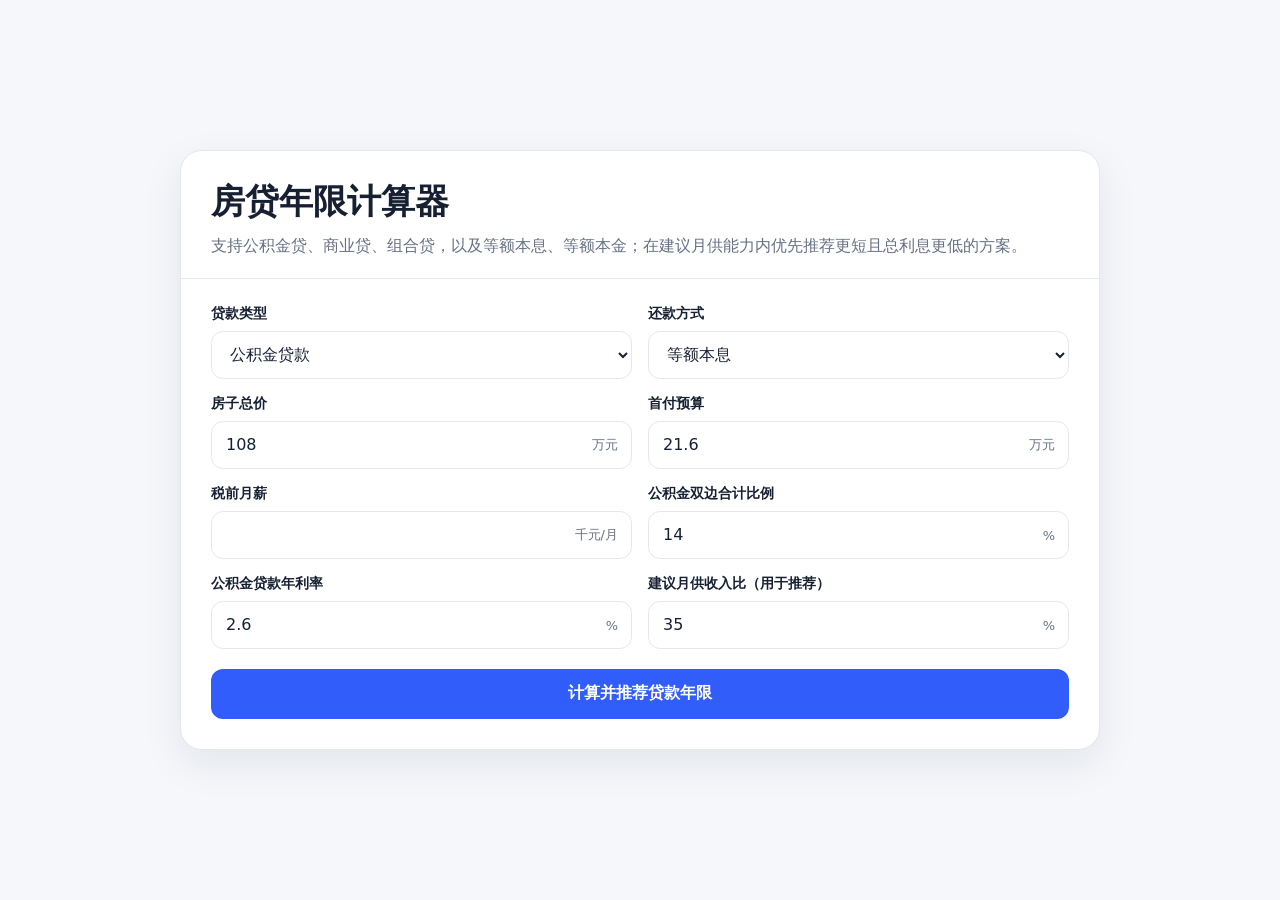
<file: tools/mortgage.html>
<!doctype html>
<html lang="zh-CN">
<head>
<meta charset="utf-8"><meta name="viewport" content="width=device-width,initial-scale=1">
<title>房贷年限计算器</title>
<style>
:root{--bg:#f5f7fb;--card:#fff;--text:#172033;--muted:#667085;--border:#e4e7ec;--accent:#315efb;--good:#067647;--warn:#b54708;--danger:#b42318;--shadow:0 14px 40px #10182814}*{box-sizing:border-box}body{margin:0;min-height:100vh;display:grid;place-items:center;padding:24px;background:var(--bg);color:var(--text);font-family:Inter,system-ui,-apple-system,"Microsoft YaHei",sans-serif}.app{width:min(920px,100%);background:var(--card);border:1px solid var(--border);border-radius:22px;box-shadow:var(--shadow);overflow:hidden}header{padding:28px 30px 18px;border-bottom:1px solid var(--border)}h1{margin:0 0 8px;font-size:clamp(24px,4vw,34px)}header p{margin:0;color:var(--muted);line-height:1.65}main{padding:26px 30px 30px}.form-grid{display:grid;grid-template-columns:repeat(2,minmax(0,1fr));gap:16px}.field label{display:block;margin-bottom:8px;font-size:14px;font-weight:700}.input-wrap{position:relative}input,select{width:100%;height:48px;padding:0 62px 0 14px;border:1px solid var(--border);border-radius:12px;background:transparent;color:var(--text);font:inherit;outline:none}select{padding-right:42px}input:focus,select:focus{border-color:var(--accent);box-shadow:0 0 0 4px #315efb29}.hidden{display:none}.unit{position:absolute;right:14px;top:50%;transform:translateY(-50%);color:var(--muted);font-size:13px;pointer-events:none}button{width:100%;height:50px;margin-top:20px;border:0;border-radius:12px;background:var(--accent);color:#fff;font:inherit;font-weight:800;cursor:pointer}.error{display:none;margin-top:16px;padding:12px 14px;border-radius:10px;color:var(--danger);background:#b423181a;line-height:1.55}.result{display:none;margin-top:24px;border-top:1px solid var(--border);padding-top:24px}.hero{padding:22px;border:1px solid #315efb57;border-radius:16px;background:#315efb12}.hero-label{color:var(--accent);font-size:14px;font-weight:800}.hero-title{margin:6px 0 4px;font-size:clamp(28px,5vw,44px);font-weight:900}.hero-note{margin:0;color:var(--muted);line-height:1.6}.stats{display:grid;grid-template-columns:repeat(3,minmax(0,1fr));gap:12px;margin-top:16px}.stat{padding:16px;border:1px solid var(--border);border-radius:14px}.stat span{display:block;color:var(--muted);font-size:13px;margin-bottom:7px}.stat strong{display:block;font-size:19px;line-height:1.35}.alternatives{margin-top:18px;overflow-x:auto}table{width:100%;min-width:850px;border-collapse:collapse;font-size:14px}th,td{padding:12px 10px;text-align:right;border-bottom:1px solid var(--border);white-space:nowrap}th:first-child,td:first-child{text-align:left}th{color:var(--muted);font-size:12px}.tag{display:inline-block;margin-left:6px;padding:2px 7px;border-radius:999px;font-size:11px;color:var(--good);background:#0676471c}.tag.warning{color:var(--warn);background:#b547081f}.footnote{margin:16px 0 0;color:var(--muted);font-size:12px;line-height:1.7}@media(max-width:680px){body{padding:12px}header,main{padding-left:18px;padding-right:18px}.form-grid,.stats{grid-template-columns:1fr}}
</style></head>
<body><section class="app"><header><h1>房贷年限计算器</h1><p>支持公积金贷、商业贷、组合贷，以及等额本息、等额本金；在建议月供能力内优先推荐更短且总利息更低的方案。</p></header><main>
<form id="mortgageForm" novalidate><div class="form-grid">
<div class="field"><label for="loanType">贷款类型</label><select id="loanType"><option value="fund">公积金贷款</option><option value="commercial">商业贷款</option><option value="combo">组合贷款</option></select></div>
<div class="field"><label for="repaymentMethod">还款方式</label><select id="repaymentMethod"><option value="equalInstallment">等额本息</option><option value="equalPrincipal">等额本金</option></select></div>
<div class="field"><label for="housePrice">房子总价</label><div class="input-wrap"><input id="housePrice" type="number" min="0" step="0.1" value="108" required><span class="unit">万元</span></div></div>
<div class="field"><label for="downPayment">首付预算</label><div class="input-wrap"><input id="downPayment" type="number" min="0" step="0.1" value="21.6" required><span class="unit">万元</span></div></div>
<div class="field"><label for="salary">税前月薪</label><div class="input-wrap"><input id="salary" type="number" min="0" step="0.1" value="" inputmode="decimal" required><span class="unit">千元/月</span></div></div>
<div class="field"><label for="fundRate">公积金双边合计比例</label><div class="input-wrap"><input id="fundRate" type="number" min="0" max="100" step="0.1" value="14" required><span class="unit">%</span></div></div>
<div class="field" id="fundAnnualRateField"><label for="fundAnnualRate">公积金贷款年利率</label><div class="input-wrap"><input id="fundAnnualRate" type="number" min="0" max="30" step="0.01" value="2.6" required><span class="unit">%</span></div></div>
<div class="field hidden" id="commercialAnnualRateField"><label for="commercialAnnualRate">商业贷款年利率</label><div class="input-wrap"><input id="commercialAnnualRate" type="number" min="0" max="30" step="0.01" value="3.1" required><span class="unit">%</span></div></div>
<div class="field hidden" id="comboFundAmountField"><label for="comboFundAmount">其中公积金贷款金额</label><div class="input-wrap"><input id="comboFundAmount" type="number" min="0" step="0.1" value="60" required><span class="unit">万元</span></div></div>
<div class="field hidden" id="comboCommercialAmountField"><label>其中商业贷款金额</label><div class="input-wrap"><input id="comboCommercialAmount" disabled><span class="unit">万元</span></div></div>
<div class="field"><label for="maxRatio">建议月供收入比（用于推荐）</label><div class="input-wrap"><input id="maxRatio" type="number" min="1" max="100" step="1" value="35" required><span class="unit">%</span></div></div>
</div><button type="submit">计算并推荐贷款年限</button></form><div id="error" class="error"></div>
<section id="result" class="result" aria-live="polite"><div class="hero"><div class="hero-label">省息优先推荐</div><div id="recommendedYears" class="hero-title"></div><p id="recommendationNote" class="hero-note"></p></div>
<div class="stats"><div class="stat"><span id="monthlyPaymentLabel">每月总月供</span><strong id="monthlyPayment"></strong></div><div class="stat"><span>总利息</span><strong id="totalInterest"></strong></div><div class="stat"><span id="cashTopUpLabel">公积金冲抵后现金补款</span><strong id="cashTopUp"></strong></div><div class="stat"><span>现金补款 / 月收入</span><strong id="cashRatio"></strong></div><div class="stat"><span>贷款本金</span><strong id="principal"></strong></div><div class="stat"><span>还款总额</span><strong id="totalRepayment"></strong></div><div class="stat"><span id="paymentRatioLabel">总月供 / 月收入</span><strong id="paymentRatio"></strong></div><div class="stat"><span>公积金预计月缴存</span><strong id="monthlyFund"></strong></div><div class="stat"><span>利息 / 本金</span><strong id="interestRatio"></strong></div></div>
<div class="alternatives"><table><thead><tr><th>方案</th><th>年限</th><th id="paymentColumnHeader">总月供</th><th>总利息</th><th id="cashColumnHeader">现金补款</th><th>总月供 / 收入</th><th>现金补款 / 收入</th></tr></thead><tbody id="alternativeRows"></tbody></table></div><p class="footnote">推荐逻辑：将“建议月供能力”定义为（税前月收入 + 公积金双边月缴存额）× 建议比例；等额本金按首月最高月供判断是否可承受，展示首月到末月范围。符合条件时选择最短年限（利息也最低）；若 1—30 年均超出能力，则展示 30 年作为缓解方案并明确提示。实际审批还会受公积金上限、贷款成数、征信、负债、地区政策及银行规则影响。</p></section></main></section>
<script>
const $=id=>document.getElementById(id),form=$("mortgageForm"),result=$("result"),errorBox=$("error"),loanTypeInput=$("loanType"),repaymentMethodInput=$("repaymentMethod");
const yuan=new Intl.NumberFormat("zh-CN",{style:"currency",currency:"CNY",maximumFractionDigits:0});
function n(id){return Number($(id).value)} function money(x){return yuan.format(x)} function hide(id,v){$(id).classList.toggle("hidden",v)}
function updateType(){const t=loanTypeInput.value;hide("fundAnnualRateField",t==="commercial");hide("commercialAnnualRateField",t==="fund");hide("comboFundAmountField",t!=="combo");hide("comboCommercialAmountField",t!=="combo");updateCombo()}
function updateCombo(){const v=n("housePrice")-n("downPayment")-n("comboFundAmount");$("comboCommercialAmount").value=Number.isFinite(v)?Math.max(0,v).toFixed(1):""}
function part(p,r,y,m){const months=y*12,rate=r/12;if(m==="equalPrincipal"){const mp=p/months;return{first:mp+p*rate,last:mp+mp*rate,interest:rate?p*rate*(months+1)/2:0,total:p+(rate?p*rate*(months+1)/2:0)}}const pay=rate?p*rate/(1-Math.pow(1+rate,-months)):p/months;return{first:pay,last:pay,interest:pay*months-p,total:pay*months}}
function candidate(parts,y,salary,fund,m){const a=parts.map(x=>part(x.principal,x.rate,y,m)),first=a.reduce((s,x)=>s+x.first,0),last=a.reduce((s,x)=>s+x.last,0),interest=a.reduce((s,x)=>s+x.interest,0),total=a.reduce((s,x)=>s+x.total,0),cashFirst=Math.max(0,first-fund),cashLast=Math.max(0,last-fund);return{years:y,first,last,interest,total,cashFirst,cashLast,payRatio:first/salary,lastPayRatio:last/salary,cashRatio:cashFirst/salary,lastCashRatio:cashLast/salary}}
function range(a,b,m){return m==="equalPrincipal"?money(a)+" → "+money(b):money(a)} function pct(a,b){return a===b?(a*100).toFixed(1)+"%":(a*100).toFixed(1)+"% → "+(b*100).toFixed(1)+"%"}
function showError(s){result.style.display="none";errorBox.textContent=s;errorBox.style.display="block"}
function row(label,x,primary,limit,m){return `<tr><td>${label}${x.years===primary.years?'<span class="tag">主推荐</span>':""}${x.first>limit?'<span class="tag warning">超建议线</span>':""}</td><td>${x.years} 年</td><td>${range(x.first,x.last,m)}</td><td>${money(x.interest)}</td><td>${range(x.cashFirst,x.cashLast,m)}</td><td>${pct(x.payRatio,x.lastPayRatio)}</td><td>${pct(x.cashRatio,x.lastCashRatio)}</td></tr>`}
function name(t){return{fund:"公积金贷款",commercial:"商业贷款",combo:"组合贷款"}[t]}function method(m){return m==="equalPrincipal"?"等额本金":"等额本息"}
form.addEventListener("submit",e=>{e.preventDefault();errorBox.style.display="none";const t=loanTypeInput.value,m=repaymentMethodInput.value,house=n("housePrice")*1e4,down=n("downPayment")*1e4,salary=n("salary")*1e3,fr=n("fundRate")/100,advice=n("maxRatio")/100,far=n("fundAnnualRate")/100,car=n("commercialAnnualRate")/100,cf=n("comboFundAmount")*1e4;if(![house,down,salary,fr,advice].every(Number.isFinite)||salary<=0||house<=0) return showError("请填写有效的房价、首付、月薪和比例。");if(down<0||down>=house)return showError("首付应大于等于 0 且小于房屋总价。");if(fr<0||fr>1||advice<=0||advice>1)return showError("公积金比例和建议月供收入比应在有效范围内。");const principal=house-down,parts=[];if((t==="fund"||t==="combo")&&(!Number.isFinite(far)||far<0||far>.3))return showError("公积金年利率应在 0%—30% 之间。");if((t==="commercial"||t==="combo")&&(!Number.isFinite(car)||car<0||car>.3))return showError("商业贷款年利率应在 0%—30% 之间。");if(t==="fund")parts.push({principal,rate:far});else if(t==="commercial")parts.push({principal,rate:car});else{if(!Number.isFinite(cf)||cf<=0||cf>=principal)return showError("组合贷中的公积金贷款金额必须大于 0 且小于贷款本金。");parts.push({principal:cf,rate:far},{principal:principal-cf,rate:car})}const fund=salary*fr,limit=salary*advice+fund,candidates=Array.from({length:30},(_,i)=>candidate(parts,i+1,salary,fund,m)),valid=candidates.filter(x=>x.first<=limit),primary=valid[0]||candidates[29],within=!!valid.length;const low=candidates[29],light=candidates.find(x=>x.years>primary.years&&x.first<=primary.first*.95)||low,strong=candidates.find(x=>x.years>primary.years&&x.first<=primary.first*.85)||low,aggressive=candidates.find(x=>x.years<primary.years&&x.first<=limit*1.2);$("recommendedYears").textContent=primary.years+" 年";$("recommendationNote").textContent=`${name(t)} · ${method(m)}。${within?`在建议能力内，${primary.years} 年是最短期限，总利息最低。`:"1—30 年均超过建议能力，已展示 30 年作为最低月供方案。"} 建议月供能力 ${money(limit)}，公积金预计月缴存 ${money(fund)}。`;
$("monthlyPaymentLabel").textContent=m==="equalPrincipal"?"总月供（首月 → 末月）":"每月总月供";$("cashTopUpLabel").textContent=m==="equalPrincipal"?"现金补款（首月 → 末月）":"公积金冲抵后现金补款";$("paymentColumnHeader").textContent=m==="equalPrincipal"?"总月供（首→末）":"总月供";$("cashColumnHeader").textContent=m==="equalPrincipal"?"现金补款（首→末）":"现金补款";$("monthlyPayment").textContent=range(primary.first,primary.last,m);$("totalInterest").textContent=money(primary.interest);$("cashTopUp").textContent=range(primary.cashFirst,primary.cashLast,m);$("cashRatio").textContent=pct(primary.cashRatio,primary.lastCashRatio);$("principal").textContent=money(principal);$("totalRepayment").textContent=money(primary.total);$("paymentRatio").textContent=pct(primary.payRatio,primary.lastPayRatio);$("monthlyFund").textContent=money(fund);$("interestRatio").textContent=(primary.interest/principal*100).toFixed(1)+"%";const plans=[];if(aggressive)plans.push(["更激进省息",aggressive]);plans.push(["省息优先",primary],["轻度减压",light],["明显减压",strong],["最低月供",low]);const u=new Map();plans.forEach(p=>{if(!u.has(p[1].years))u.set(p[1].years,p)});$("alternativeRows").innerHTML=[...u.values()].map(p=>row(p[0],p[1],primary,limit,m)).join("");result.style.display="block";result.scrollIntoView({behavior:"smooth",block:"start"})});
loanTypeInput.addEventListener("change",updateType);["housePrice","downPayment","comboFundAmount"].forEach(id=>$(id).addEventListener("input",updateCombo));updateType();
</script><script>
// 将原有“月薪×比例+公积金”计算入口统一转换为“（月薪+公积金）×比例”。
form.addEventListener("submit",()=>{
  const salaryValue=n("salary"), fundRateValue=n("fundRate")/100, ratioValue=n("maxRatio")/100;
  if(Number.isFinite(salaryValue)&&Number.isFinite(fundRateValue)&&Number.isFinite(ratioValue)){
    $("maxRatio").value=((ratioValue*(1+fundRateValue)-fundRateValue)*100).toFixed(4);
    setTimeout(()=>$("maxRatio").value=(ratioValue*100).toFixed(0),0);
  }
},true);
</script><script>
const customMarkup='<tbody id="customRow"><tr><td><strong>自定义年限</strong></td><td><input id="customYears" type="number" min="1" max="30" step="1" value="10" style="width:82px;height:34px;padding:0 8px"> 年</td><td id="customPayment">—</td><td id="customInterest">—</td><td id="customCash">—</td><td id="customPaymentRatio">—</td><td id="customCashRatio">—</td></tr></tbody>';
$("alternativeRows").insertAdjacentHTML("afterend",customMarkup);
function updateCustom(){
  if(!$("customYears")||result.style.display!=="block")return;
  const raw=$("customYears").value.trim();
  if(raw==="")return;
  const y=Number(raw);
  if(!Number.isInteger(y)||y<1||y>30)return;
  const t=loanTypeInput.value,m=repaymentMethodInput.value,house=n("housePrice")*1e4,down=n("downPayment")*1e4,salary=n("salary")*1e3,fundRate=n("fundRate")/100,far=n("fundAnnualRate")/100,car=n("commercialAnnualRate")/100,cf=n("comboFundAmount")*1e4,principal=house-down,parts=[];
  if(t==="fund")parts.push({principal,rate:far});else if(t==="commercial")parts.push({principal,rate:car});else parts.push({principal:cf,rate:far},{principal:principal-cf,rate:car});
  const x=candidate(parts,y,salary,salary*fundRate,m);$("customYears").value=y;$("customPayment").textContent=range(x.first,x.last,m);$("customInterest").textContent=money(x.interest);$("customCash").textContent=range(x.cashFirst,x.cashLast,m);$("customPaymentRatio").textContent=pct(x.payRatio,x.lastPayRatio);$("customCashRatio").textContent=pct(x.cashRatio,x.lastCashRatio);
}
form.addEventListener("submit",()=>setTimeout(updateCustom,0));
$("customYears").addEventListener("input",updateCustom);
$("customYears").addEventListener("blur",()=>{
  const raw=Number($("customYears").value);
  if(!Number.isFinite(raw))$("customYears").value=10;
  else $("customYears").value=Math.max(1,Math.min(30,Math.round(raw)));
  updateCustom();
});
</script><script>
function currentParts(){const t=loanTypeInput.value,house=n("housePrice")*1e4,down=n("downPayment")*1e4,principal=house-down,far=n("fundAnnualRate")/100,car=n("commercialAnnualRate")/100,cf=n("comboFundAmount")*1e4;return t==="fund"?[{principal,rate:far}]:t==="commercial"?[{principal,rate:car}]:[{principal:cf,rate:far},{principal:principal-cf,rate:car}]}
function addCompleteColumns(){
  const tr=$("alternativeRows").parentElement.querySelector("thead tr");
  if(!tr.dataset.complete){["贷款本金","还款总额","公积金月缴存","利息 / 本金"].forEach(x=>tr.insertAdjacentHTML("beforeend",`<th>${x}</th>`));tr.dataset.complete="1";}
  const salary=n("salary")*1e3,fund=salary*n("fundRate")/100,m=repaymentMethodInput.value,parts=currentParts();
  const principal=parts.reduce((sum,part)=>sum+part.principal,0);
  $("alternativeRows").querySelectorAll("tr").forEach(tr=>{if(tr.dataset.complete)return;const y=Number.parseInt(tr.cells[1].textContent,10),x=candidate(parts,y,salary,fund,m);[money(principal),money(x.total),money(fund),(x.interest/principal*100).toFixed(1)+"%"].forEach(v=>tr.insertAdjacentHTML("beforeend",`<td>${v}</td>`));tr.dataset.complete="1";});
  const custom=$("customRow").querySelector("tr");if(!custom.dataset.complete){["customPrincipal","customTotal","customFund","customInterestRatio"].forEach(id=>custom.insertAdjacentHTML("beforeend",`<td id="${id}">—</td>`));custom.dataset.complete="1";}const y=Number($("customYears").value),x=candidate(parts,y,salary,fund,m);$("customPrincipal").textContent=money(principal);$("customTotal").textContent=money(x.total);$("customFund").textContent=money(fund);$("customInterestRatio").textContent=(x.interest/principal*100).toFixed(1)+"%";
}
form.addEventListener("submit",()=>setTimeout(addCompleteColumns,0));$("customYears").addEventListener("input",()=>setTimeout(addCompleteColumns,0));
</script></body></html>
</file>
